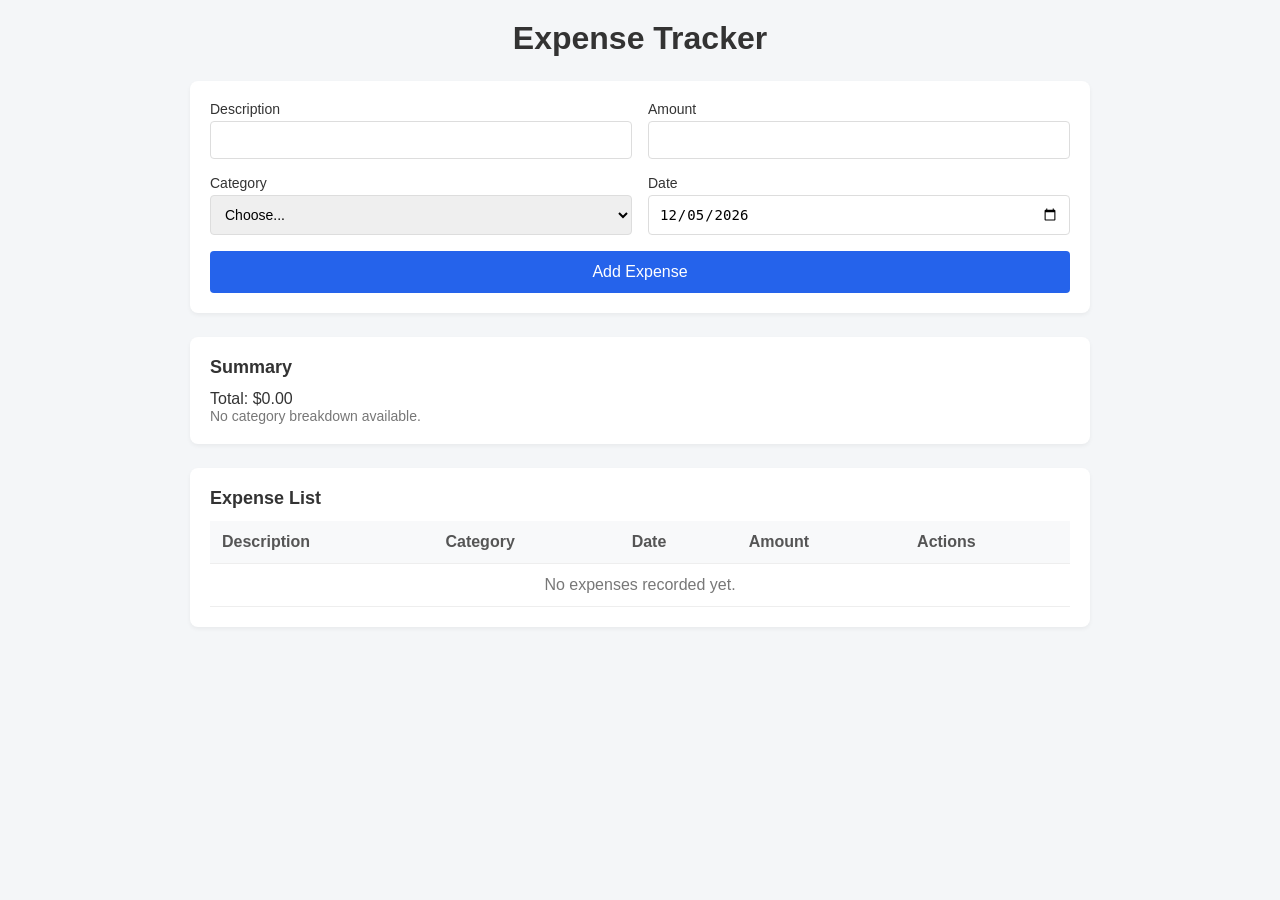
<file: generated_projects/Expense_Tracker/index.html>
<!DOCTYPE html>
<html lang="en">
<head>
  <meta charset="UTF-8">
  <meta name="viewport" content="width=device-width, initial-scale=1.0">
  <title>Expense Tracker</title>
  <link rel="stylesheet" href="style.css">
</head>
<body>
  <div class="container">
    <h1>Expense Tracker</h1>
    <form id="expense-form">
      <label for="description">Description
        <input type="text" id="description" required>
      </label>
      <label for="amount">Amount
        <input type="number" id="amount" min="0" step="0.01" required>
      </label>
      <label for="category">Category
        <select id="category" required>
          <option value="" disabled selected>Choose...</option>
          <option value="Food">Food</option>
          <option value="Transport">Transport</option>
          <option value="Utilities">Utilities</option>
          <option value="Entertainment">Entertainment</option>
          <option value="Other">Other</option>
        </select>
      </label>
      <label for="date">Date
        <input type="date" id="date" required>
      </label>
      <button type="submit">Add Expense</button>
    </form>
    <div id="summary" class="card">
      <h2>Summary</h2>
      <p>Total: <span id="total-amount">$0.00</span></p>
      <div id="category-breakdown"></div>
    </div>
    <div class="card">
      <h2>Expense List</h2>
      <div class="table-container">
        <table id="expense-table">
          <thead>
            <tr>
              <th>Description</th>
              <th>Category</th>
              <th>Date</th>
              <th>Amount</th>
              <th>Actions</th>
            </tr>
          </thead>
          <tbody id="expense-list"></tbody>
        </table>
      </div>
    </div>
  </div>
  <script src="script.js"></script>
</body>
</html>
</file>
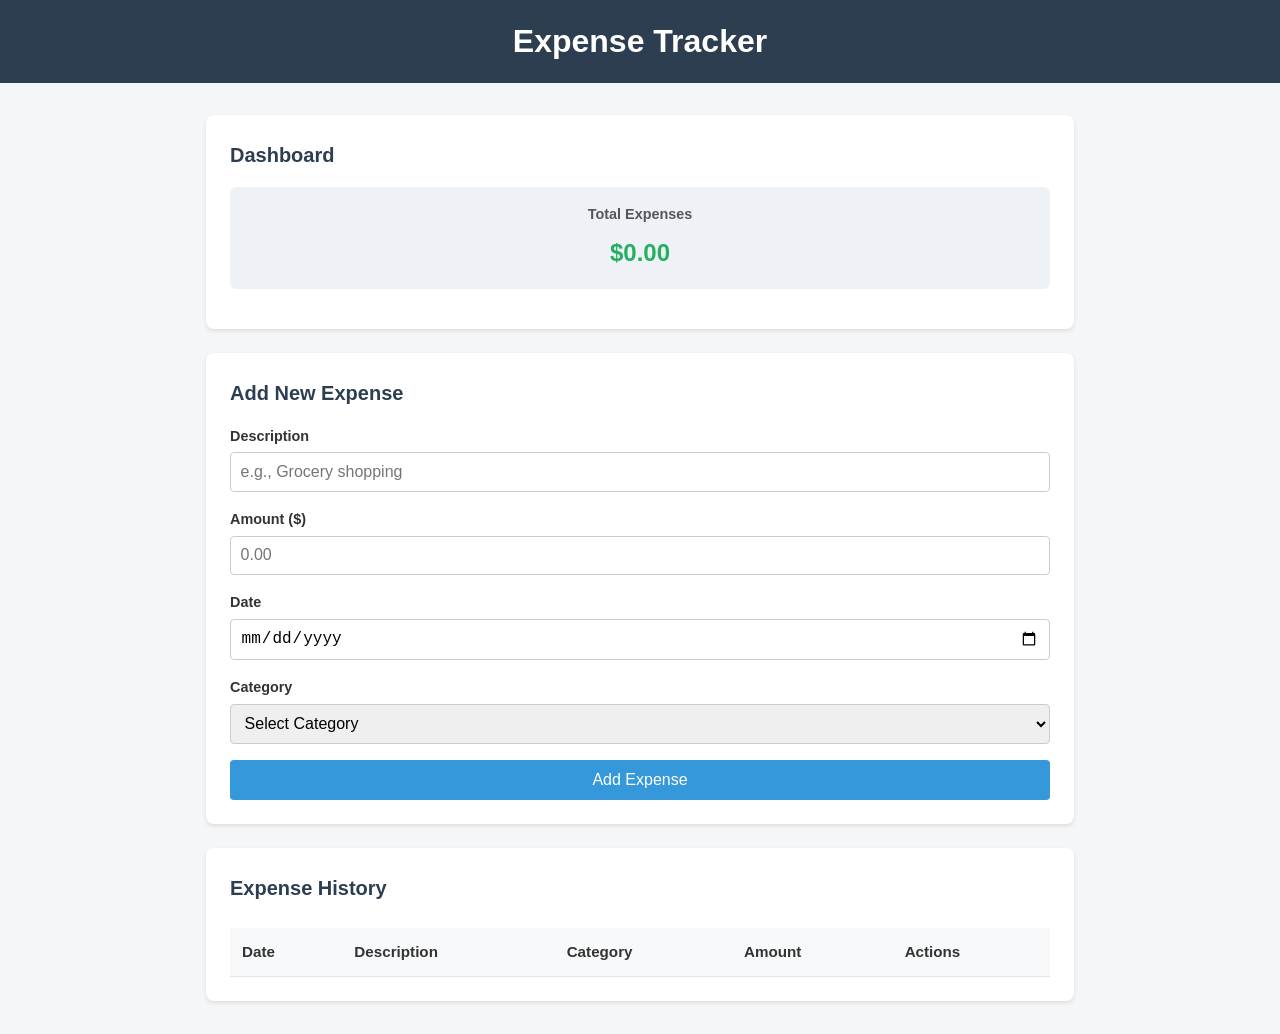
<file: generated_projects/Expense_Tracker_Web_Application/index.html>
<!DOCTYPE html>
<html lang="en">
<head>
    <meta charset="UTF-8">
    <meta name="viewport" content="width=device-width, initial-scale=1.0">
    <title>Expense Tracker</title>
    <link rel="stylesheet" href="style.css">
</head>
<body>
    <header>
        <h1>Expense Tracker</h1>
    </header>
    <main class="container">
        <section class="dashboard" id="dashboard">
            <h2>Dashboard</h2>
            <div class="summary-cards">
                <div class="card">
                    <h3>Total Expenses</h3>
                    <p id="total-amount">$0.00</p>
                </div>
            </div>
            <div id="category-breakdown" class="category-breakdown">
                <!-- Category breakdown will be dynamically rendered here -->
            </div>
        </section>

        <section class="form-section">
            <h2>Add New Expense</h2>
            <form id="expense-form">
                <div class="form-group">
                    <label for="description">Description</label>
                    <input type="text" id="description" required placeholder="e.g., Grocery shopping">
                </div>
                <div class="form-group">
                    <label for="amount">Amount ($)</label>
                    <input type="number" id="amount" step="0.01" min="0.01" required placeholder="0.00">
                </div>
                <div class="form-group">
                    <label for="date">Date</label>
                    <input type="date" id="date" required>
                </div>
                <div class="form-group">
                    <label for="category">Category</label>
                    <select id="category" required>
                        <option value="">Select Category</option>
                        <option value="Food">Food</option>
                        <option value="Transport">Transport</option>
                        <option value="Housing">Housing</option>
                        <option value="Entertainment">Entertainment</option>
                        <option value="Utilities">Utilities</option>
                        <option value="Others">Others</option>
                    </select>
                </div>
                <button type="submit" id="submit-btn" class="btn-primary">Add Expense</button>
            </form>
        </section>

        <section class="list-section">
            <h2>Expense History</h2>
            <div class="table-responsive">
                <table id="expense-table">
                    <thead>
                        <tr>
                            <th>Date</th>
                            <th>Description</th>
                            <th>Category</th>
                            <th>Amount</th>
                            <th>Actions</th>
                        </tr>
                    </thead>
                    <tbody id="expense-list">
                        <!-- Dynamic expense items will be rendered here -->
                    </tbody>
                </table>
            </div>
            <p id="no-expenses-msg" class="hidden">No expenses recorded yet.</p>
        </section>
    </main>
    <script src="script.js"></script>
</body>
</html>
</file>
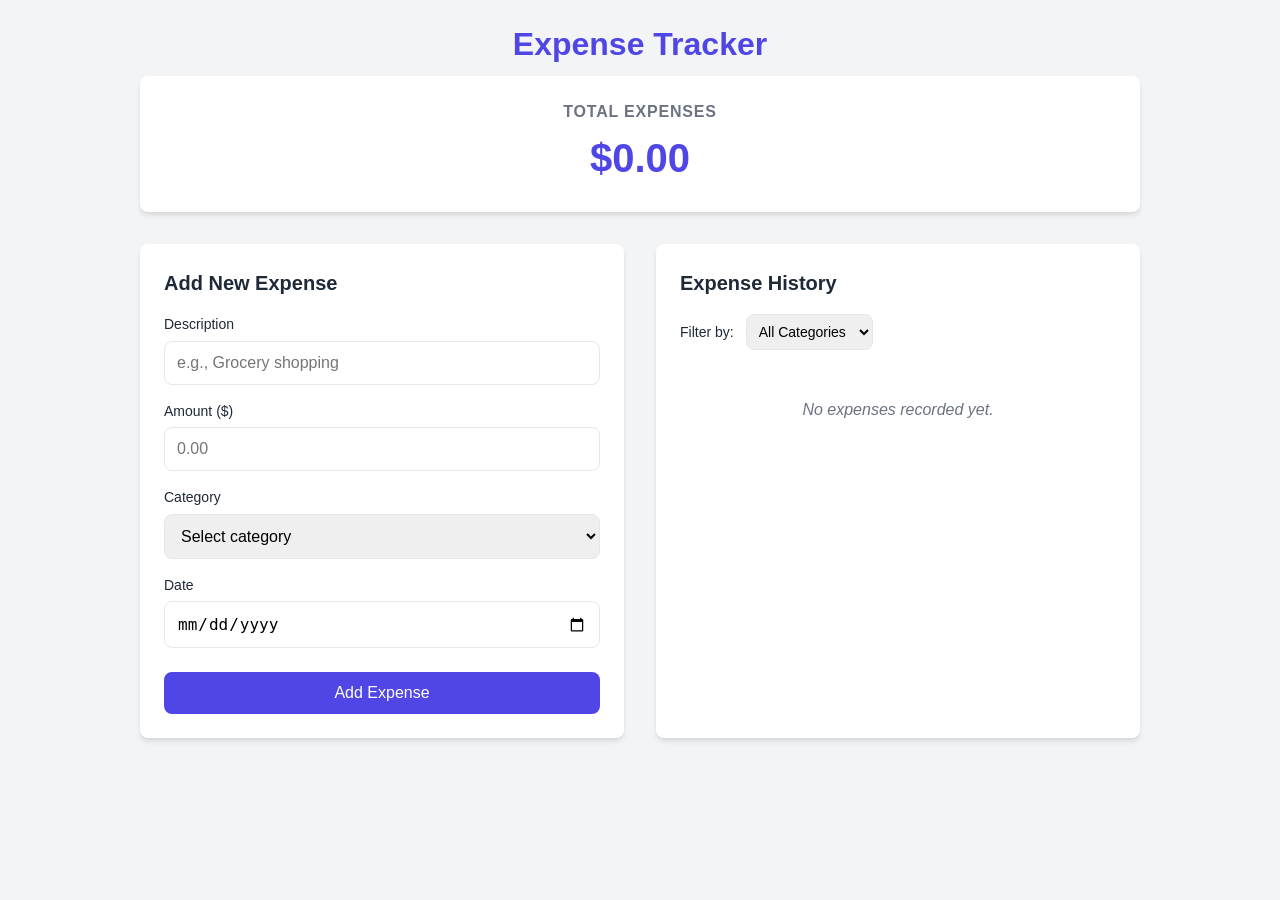
<file: generated_projects/Personal_Expense_Tracker/index.html>
<!DOCTYPE html>
<html lang="en">
<head>
    <meta charset="UTF-8">
    <meta name="viewport" content="width=device-width, initial-scale=1.0">
    <title>Personal Expense Tracker</title>
    <link rel="stylesheet" href="style.css">
</head>
<body>
    <div class="container">
        <header>
            <h1>Expense Tracker</h1>
            <div class="total-balance">
                <h2>Total Expenses</h2>
                <p id="total-amount">$0.00</p>
            </div>
        </header>

        <main>
            <section class="form-section">
                <h2 id="form-title">Add New Expense</h2>
                <form id="expense-form">
                    <input type="hidden" id="expense-id">
                    <div class="form-group">
                        <label for="description">Description</label>
                        <input type="text" id="description" placeholder="e.g., Grocery shopping" required>
                    </div>
                    <div class="form-group">
                        <label for="amount">Amount ($)</label>
                        <input type="number" id="amount" step="0.01" placeholder="0.00" required>
                    </div>
                    <div class="form-group">
                        <label for="category">Category</label>
                        <select id="category" required>
                            <option value="">Select category</option>
                            <option value="Food">Food & Dining</option>
                            <option value="Bills">Bills & Utilities</option>
                            <option value="Entertainment">Entertainment</option>
                            <option value="Shopping">Shopping</option>
                            <option value="Transport">Transport</option>
                            <option value="Other">Other</option>
                        </select>
                    </div>
                    <div class="form-group">
                        <label for="date">Date</label>
                        <input type="date" id="date" required>
                    </div>
                    <div class="form-actions">
                        <button type="submit" id="submit-btn" class="btn btn-primary">Add Expense</button>
                        <button type="button" id="cancel-btn" class="btn btn-secondary" style="display: none;">Cancel</button>
                    </div>
                </form>
            </section>

            <section class="list-section">
                <h2>Expense History</h2>
                <div class="filter-container">
                    <label for="filter-category">Filter by:</label>
                    <select id="filter-category">
                        <option value="All">All Categories</option>
                        <option value="Food">Food & Dining</option>
                        <option value="Bills">Bills & Utilities</option>
                        <option value="Entertainment">Entertainment</option>
                        <option value="Shopping">Shopping</option>
                        <option value="Transport">Transport</option>
                        <option value="Other">Other</option>
                    </select>
                </div>
                <div class="expense-list-container">
                    <ul id="expense-list">
                        <!-- Expenses will be dynamically populated here -->
                    </ul>
                    <p id="empty-state" class="empty-state">No expenses recorded yet.</p>
                </div>
            </section>
        </main>
    </div>
    <script src="script.js"></script>
</body>
</html>
</file>
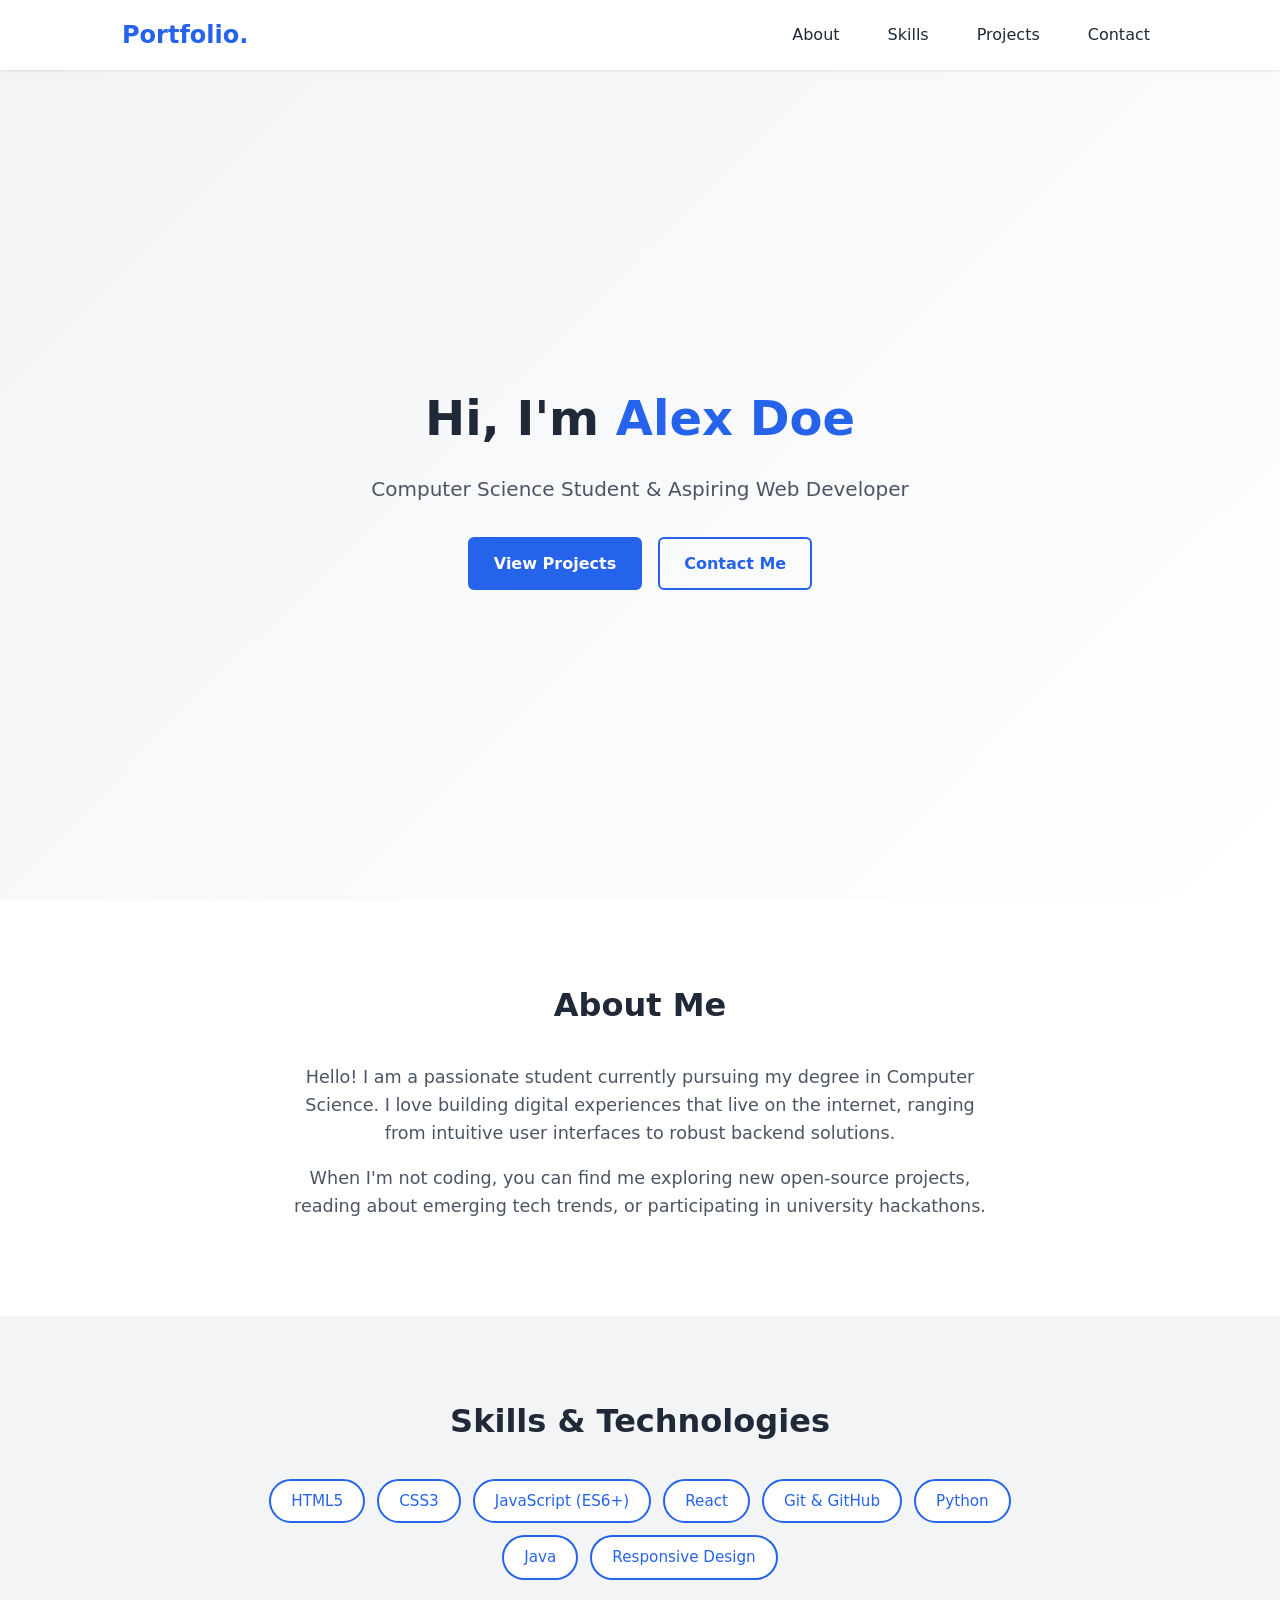
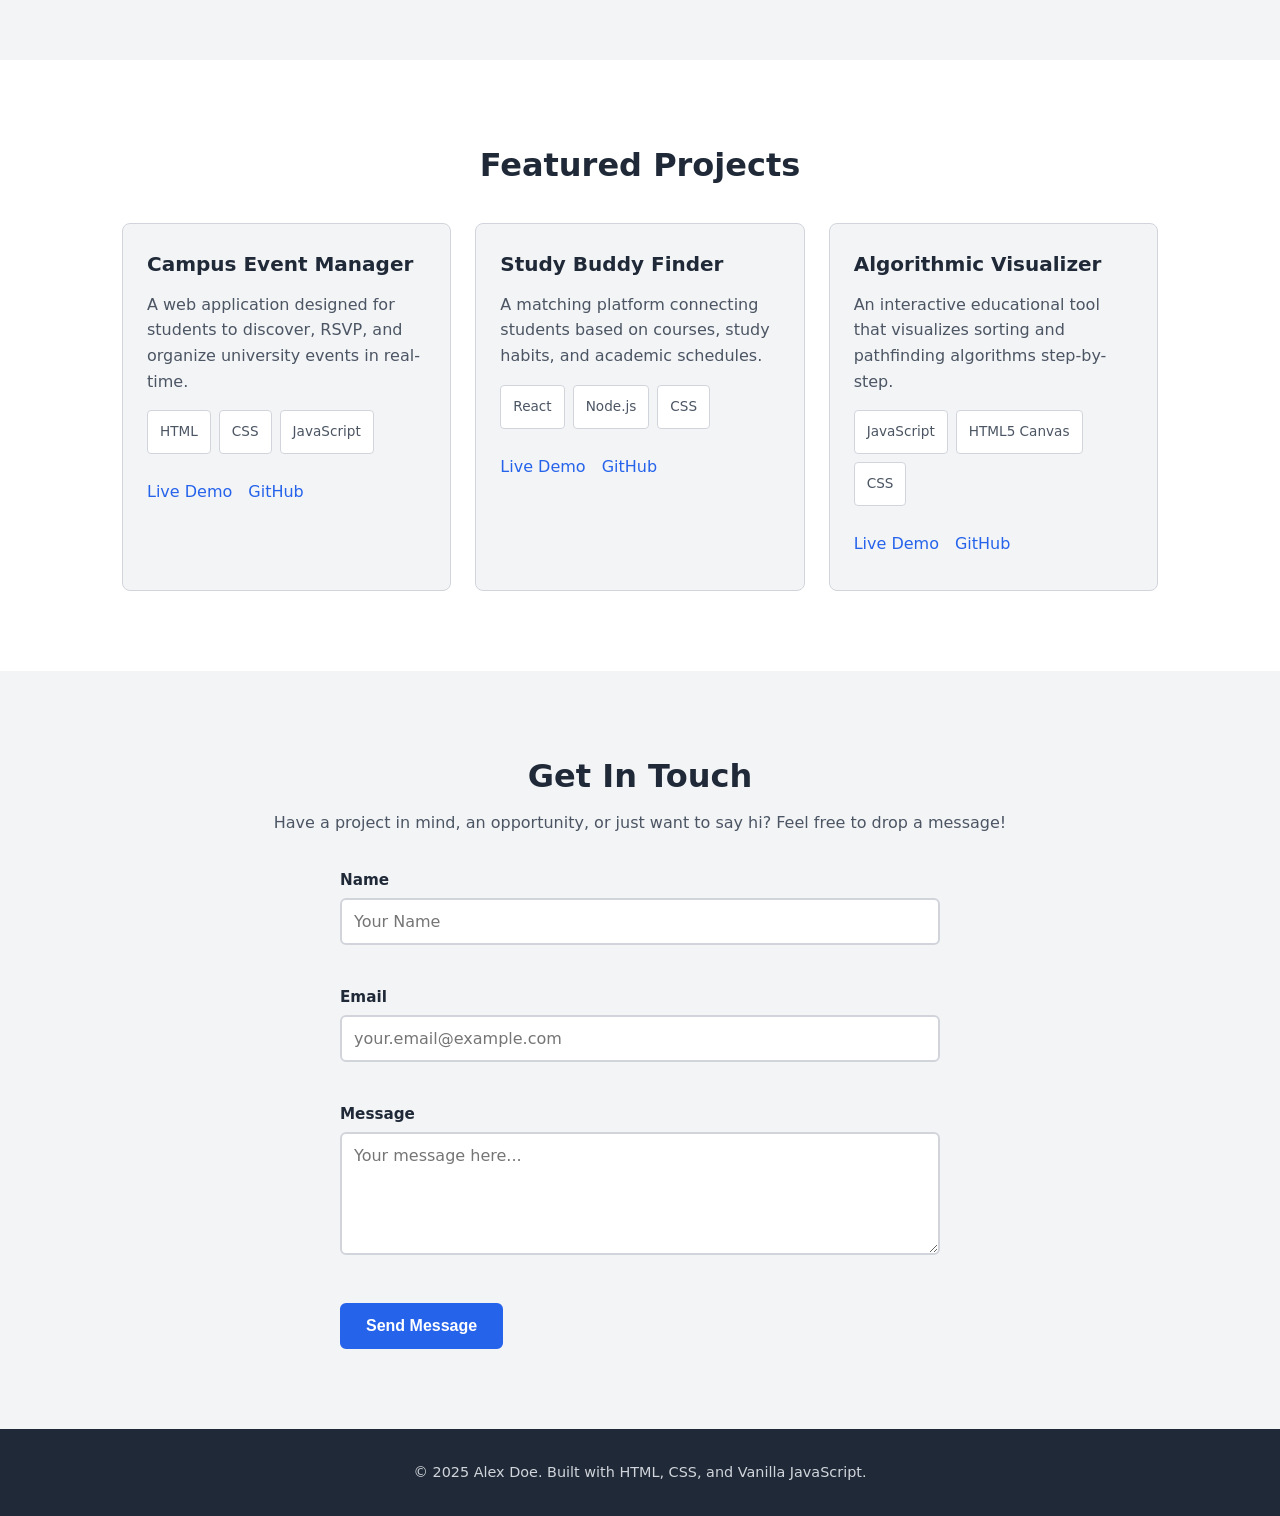
<file: generated_projects/student-portfolio-website/index.html>
<!DOCTYPE html>
<html lang="en">
<head>
    <meta charset="UTF-8">
    <meta name="viewport" content="width=device-width, initial-scale=1.0">
    <title>Student Portfolio</title>
    <link rel="stylesheet" href="styles.css">
</head>
<body>
    <!-- Header & Navigation Bar -->
    <header>
        <nav class="nav-bar">
            <div class="nav-brand">
                <a href="#hero">Portfolio.</a>
            </div>
            <ul class="nav-links">
                <li><a href="#about">About</a></li>
                <li><a href="#skills">Skills</a></li>
                <li><a href="#projects">Projects</a></li>
                <li><a href="#contact">Contact</a></li>
            </ul>
            <button class="hamburger" aria-label="Toggle navigation menu" aria-expanded="false">
                <span class="bar"></span>
                <span class="bar"></span>
                <span class="bar"></span>
            </button>
        </nav>
    </header>

    <!-- Main Content Area -->
    <main>
        <!-- Hero Section -->
        <section id="hero" class="hero-section">
            <div class="hero-content">
                <h1>Hi, I'm <span class="highlight">Alex Doe</span></h1>
                <p class="hero-subhead">Computer Science Student & Aspiring Web Developer</p>
                <div class="hero-cta">
                    <a href="#projects" class="btn btn-primary">View Projects</a>
                    <a href="#contact" class="btn btn-secondary">Contact Me</a>
                </div>
            </div>
        </section>

        <!-- About Section -->
        <section id="about" class="about-section">
            <div class="container">
                <h2>About Me</h2>
                <div class="about-content">
                    <div class="about-text">
                        <p>Hello! I am a passionate student currently pursuing my degree in Computer Science. I love building digital experiences that live on the internet, ranging from intuitive user interfaces to robust backend solutions.</p>
                        <p>When I'm not coding, you can find me exploring new open-source projects, reading about emerging tech trends, or participating in university hackathons.</p>
                    </div>
                </div>
            </div>
        </section>

        <!-- Skills Section -->
        <section id="skills" class="skills-section">
            <div class="container">
                <h2>Skills & Technologies</h2>
                <div class="skills-grid">
                    <span class="skill-chip">HTML5</span>
                    <span class="skill-chip">CSS3</span>
                    <span class="skill-chip">JavaScript (ES6+)</span>
                    <span class="skill-chip">React</span>
                    <span class="skill-chip">Git & GitHub</span>
                    <span class="skill-chip">Python</span>
                    <span class="skill-chip">Java</span>
                    <span class="skill-chip">Responsive Design</span>
                </div>
            </div>
        </section>

        <!-- Projects Section -->
        <section id="projects" class="projects-section">
            <div class="container">
                <h2>Featured Projects</h2>
                <div class="projects-grid">
                    <!-- Project Card 1 -->
                    <div class="project-card">
                        <h3>Campus Event Manager</h3>
                        <p>A web application designed for students to discover, RSVP, and organize university events in real-time.</p>
                        <div class="project-tags">
                            <span>HTML</span>
                            <span>CSS</span>
                            <span>JavaScript</span>
                        </div>
                        <div class="project-links">
                            <a href="javascript:void(0)" onclick="alert('Live demo link not available yet.')">Live Demo</a>
                            <a href="javascript:void(0)" onclick="alert('GitHub link not available yet.')">GitHub</a>
                        </div>
                    </div>
                    <!-- Project Card 2 -->
                    <div class="project-card">
                        <h3>Study Buddy Finder</h3>
                        <p>A matching platform connecting students based on courses, study habits, and academic schedules.</p>
                        <div class="project-tags">
                            <span>React</span>
                            <span>Node.js</span>
                            <span>CSS</span>
                        </div>
                        <div class="project-links">
                            <a href="javascript:void(0)" onclick="alert('Live demo link not available yet.')">Live Demo</a>
                            <a href="javascript:void(0)" onclick="alert('GitHub link not available yet.')">GitHub</a>
                        </div>
                    </div>
                    <!-- Project Card 3 -->
                    <div class="project-card">
                        <h3>Algorithmic Visualizer</h3>
                        <p>An interactive educational tool that visualizes sorting and pathfinding algorithms step-by-step.</p>
                        <div class="project-tags">
                            <span>JavaScript</span>
                            <span>HTML5 Canvas</span>
                            <span>CSS</span>
                        </div>
                        <div class="project-links">
                            <a href="javascript:void(0)" onclick="alert('Live demo link not available yet.')">Live Demo</a>
                            <a href="javascript:void(0)" onclick="alert('GitHub link not available yet.')">GitHub</a>
                        </div>
                    </div>
                </div>
            </div>
        </section>

        <!-- Contact Section -->
        <section id="contact" class="contact-section">
            <div class="container">
                <h2>Get In Touch</h2>
                <p class="contact-intro">Have a project in mind, an opportunity, or just want to say hi? Feel free to drop a message!</p>
                <form id="contact-form" class="contact-form">
                    <div class="form-group">
                        <label for="name">Name</label>
                        <input type="text" id="name" name="name" required placeholder="Your Name">
                        <span class="error-message" id="name-error"></span>
                    </div>
                    <div class="form-group">
                        <label for="email">Email</label>
                        <input type="email" id="email" name="email" required placeholder="your.email@example.com">
                        <span class="error-message" id="email-error"></span>
                    </div>
                    <div class="form-group">
                        <label for="message">Message</label>
                        <textarea id="message" name="message" rows="5" required placeholder="Your message here..."></textarea>
                        <span class="error-message" id="message-error"></span>
                    </div>
                    <button type="submit" class="btn btn-primary">Send Message</button>
                    <div id="form-success" class="form-success" style="display: none;">Thank you! Your message has been sent successfully.</div>
                </form>
            </div>
        </section>
    </main>

    <!-- Footer -->
    <footer>
        <div class="container">
            <p>&copy; 2025 Alex Doe. Built with HTML, CSS, and Vanilla JavaScript.</p>
        </div>
    </footer>

    <script src="script.js"></script>
</body>
</html>
</file>
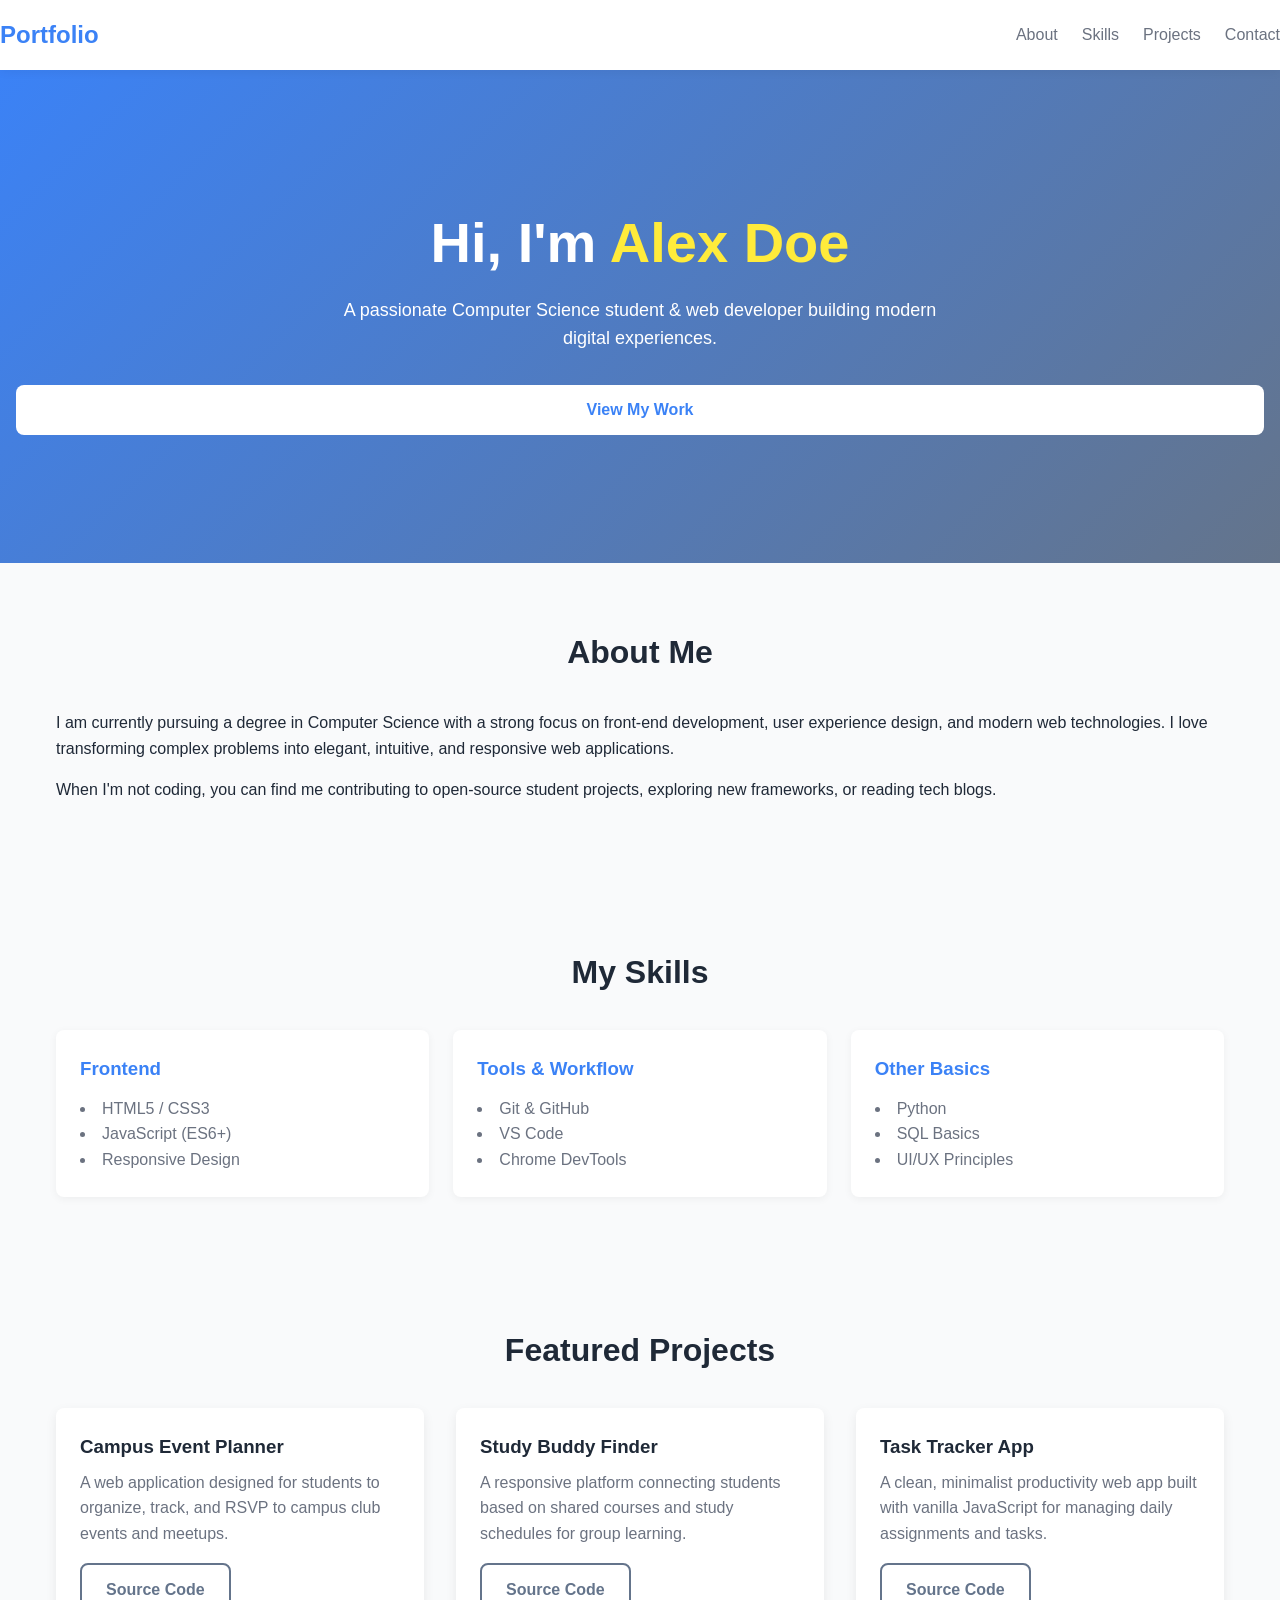
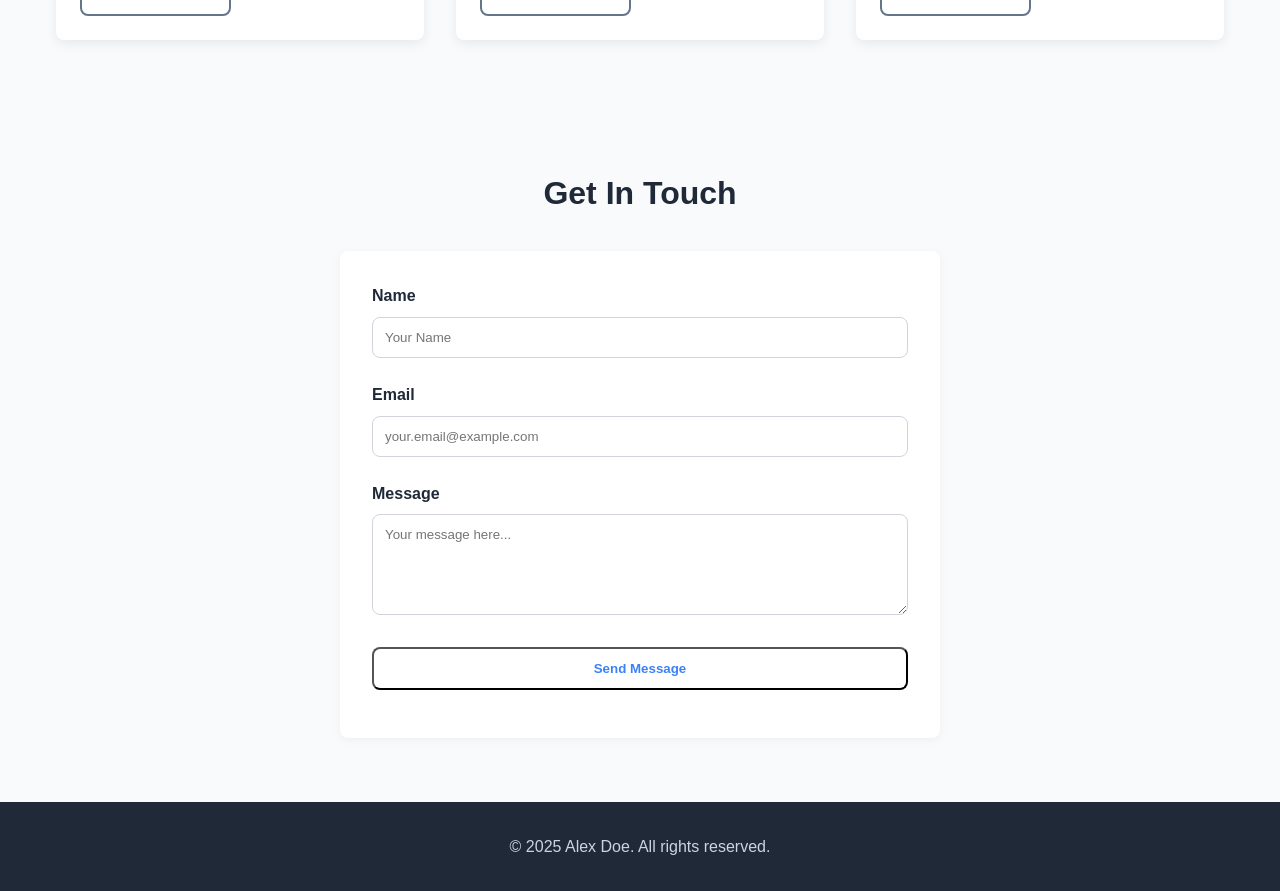
<file: generated_projects/Student_Portfolio_Website/index.html>
<!DOCTYPE html>
<html lang="en">
<head>
    <meta charset="UTF-8">
    <meta name="viewport" content="width=device-width, initial-scale=1.0">
    <title>Student Portfolio</title>
    <link rel="stylesheet" href="style.css">
</head>
<body>
    <!-- Navigation Bar -->
    <header>
        <nav id="navbar">
            <div class="nav-brand">
                <a href="#hero">Portfolio</a>
            </div>
            <div class="menu-toggle" id="mobile-menu">
                <span class="bar"></span>
                <span class="bar"></span>
                <span class="bar"></span>
            </div>
            <ul class="nav-links">
                <li><a href="#about">About</a></li>
                <li><a href="#skills">Skills</a></li>
                <li><a href="#projects">Projects</a></li>
                <li><a href="#contact">Contact</a></li>
            </ul>
        </nav>
    </header>

    <main>
        <!-- Hero Section -->
        <section id="hero" class="hero">
            <div class="hero-content">
                <h1>Hi, I'm <span class="highlight">Alex Doe</span></h1>
                <p>A passionate Computer Science student & web developer building modern digital experiences.</p>
                <a href="#projects" class="btn btn-primary">View My Work</a>
            </div>
        </section>

        <!-- About Section -->
        <section id="about" class="about">
            <div class="container">
                <h2 class="section-title">About Me</h2>
                <div class="about-content">
                    <div class="about-text">
                        <p>I am currently pursuing a degree in Computer Science with a strong focus on front-end development, user experience design, and modern web technologies. I love transforming complex problems into elegant, intuitive, and responsive web applications.</p>
                        <p>When I'm not coding, you can find me contributing to open-source student projects, exploring new frameworks, or reading tech blogs.</p>
                    </div>
                </div>
            </div>
        </section>

        <!-- Skills Section -->
        <section id="skills" class="skills">
            <div class="container">
                <h2 class="section-title">My Skills</h2>
                <div class="skills-grid">
                    <div class="skill-category">
                        <h3>Frontend</h3>
                        <ul>
                            <li>HTML5 / CSS3</li>
                            <li>JavaScript (ES6+)</li>
                            <li>Responsive Design</li>
                        </ul>
                    </div>
                    <div class="skill-category">
                        <h3>Tools & Workflow</h3>
                        <ul>
                            <li>Git & GitHub</li>
                            <li>VS Code</li>
                            <li>Chrome DevTools</li>
                        </ul>
                    </div>
                    <div class="skill-category">
                        <h3>Other Basics</h3>
                        <ul>
                            <li>Python</li>
                            <li>SQL Basics</li>
                            <li>UI/UX Principles</li>
                        </ul>
                    </div>
                </div>
            </div>
        </section>

        <!-- Projects Section -->
        <section id="projects" class="projects">
            <div class="container">
                <h2 class="section-title">Featured Projects</h2>
                <div class="project-grid">
                    <div class="project-card">
                        <div class="project-info">
                            <h3>Campus Event Planner</h3>
                            <p>A web application designed for students to organize, track, and RSVP to campus club events and meetups.</p>
                            <a href="#" class="btn btn-secondary">Source Code</a>
                        </div>
                    </div>
                    <div class="project-card">
                        <div class="project-info">
                            <h3>Study Buddy Finder</h3>
                            <p>A responsive platform connecting students based on shared courses and study schedules for group learning.</p>
                            <a href="#" class="btn btn-secondary">Source Code</a>
                        </div>
                    </div>
                    <div class="project-card">
                        <div class="project-info">
                            <h3>Task Tracker App</h3>
                            <p>A clean, minimalist productivity web app built with vanilla JavaScript for managing daily assignments and tasks.</p>
                            <a href="#" class="btn btn-secondary">Source Code</a>
                        </div>
                    </div>
                </div>
            </div>
        </section>

        <!-- Contact Section -->
        <section id="contact" class="contact">
            <div class="container">
                <h2 class="section-title">Get In Touch</h2>
                <form id="contact-form" novalidate>
                    <div class="form-group">
                        <label for="name">Name</label>
                        <input type="text" id="name" name="name" required placeholder="Your Name">
                        <small class="error-message"></small>
                    </div>
                    <div class="form-group">
                        <label for="email">Email</label>
                        <input type="email" id="email" name="email" required placeholder="your.email@example.com">
                        <small class="error-message"></small>
                    </div>
                    <div class="form-group">
                        <label for="message">Message</label>
                        <textarea id="message" name="message" rows="5" required placeholder="Your message here..."></textarea>
                        <small class="error-message"></small>
                    </div>
                    <button type="submit" class="btn btn-primary">Send Message</button>
                    <div id="form-feedback" class="form-feedback"></div>
                </form>
            </div>
        </section>
    </main>

    <!-- Footer -->
    <footer>
        <div class="container">
            <p>&copy; 2025 Alex Doe. All rights reserved.</p>
        </div>
    </footer>

    <script src="script.js"></script>
</body>
</html>
</file>
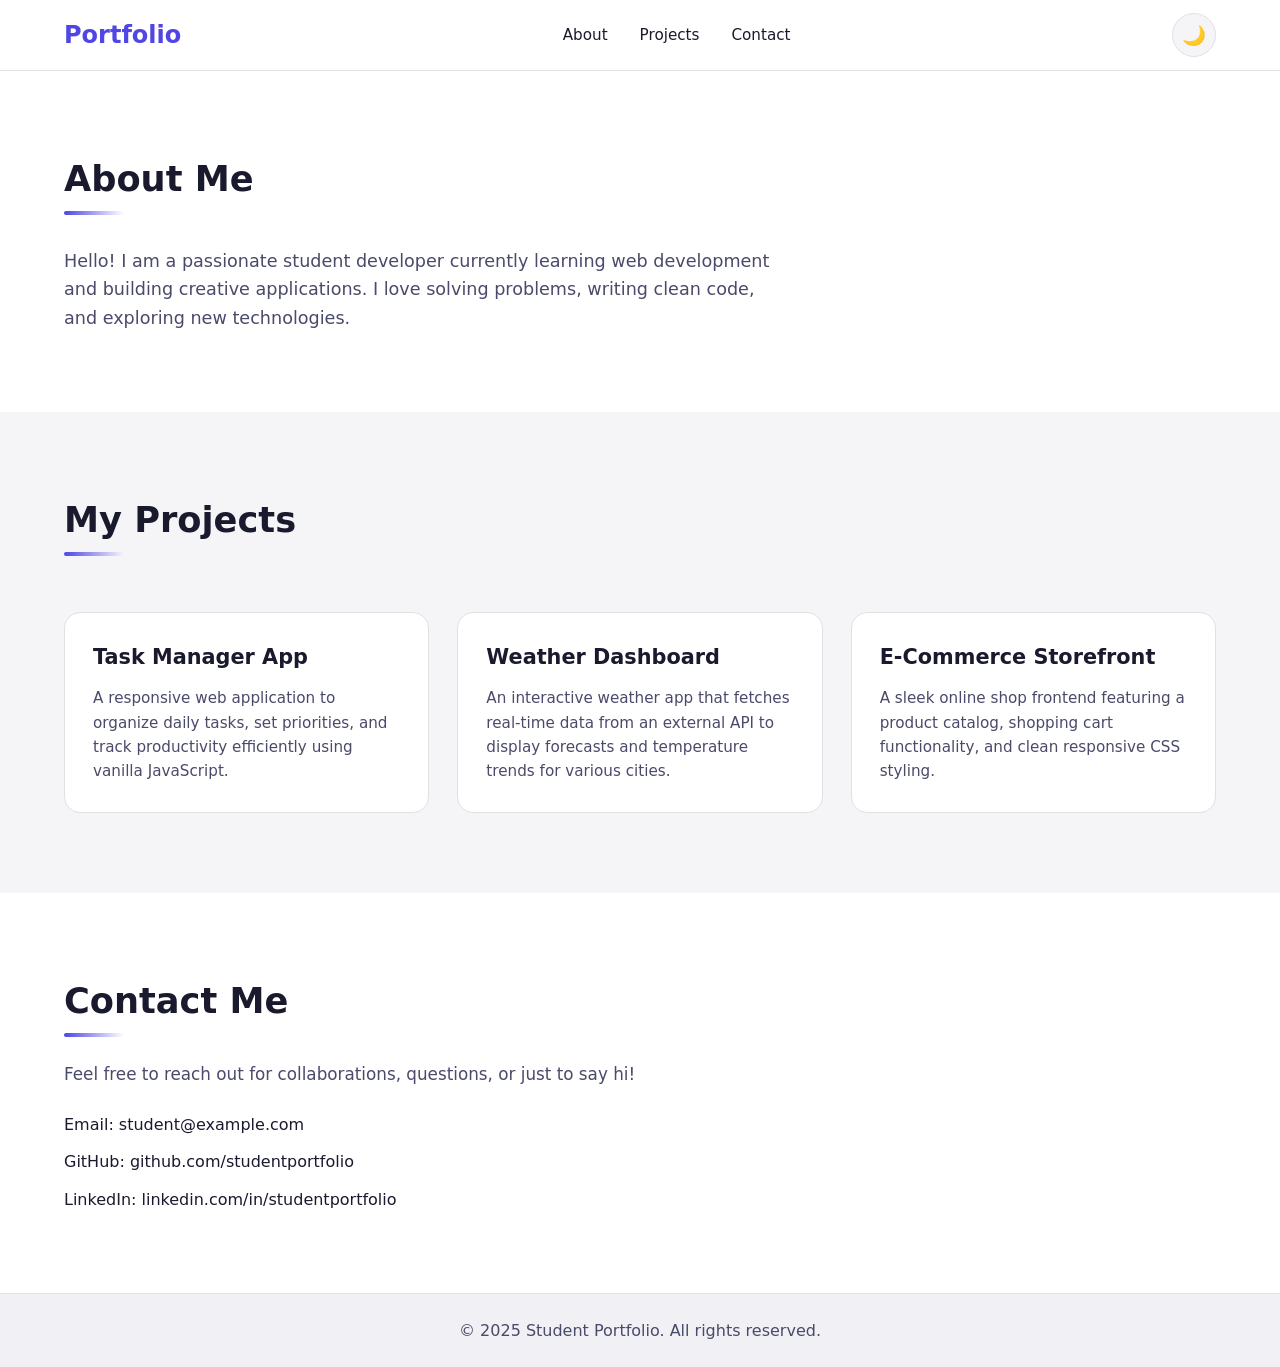
<file: generated_projects/Student_Portfolio_Website_2/index.html>
<!DOCTYPE html>
<html lang="en">
<head>
    <meta charset="UTF-8">
    <meta name="viewport" content="width=device-width, initial-scale=1.0">
    <title>Student Portfolio</title>
    <link rel="stylesheet" href="style.css">
</head>
<body>
    <header class="header">
        <div class="nav-container">
            <a href="#about" class="logo">Portfolio</a>
            <nav class="nav-links">
                <a href="#about">About</a>
                <a href="#projects">Projects</a>
                <a href="#contact">Contact</a>
            </nav>
            <button id="theme-toggle" class="theme-toggle" aria-label="Toggle dark/light theme">
                🌙
            </button>
        </div>
    </header>

    <main>
        <section id="about" class="section about-section">
            <div class="container">
                <h2>About Me</h2>
                <p class="bio">
                    Hello! I am a passionate student developer currently learning web development and building creative applications. I love solving problems, writing clean code, and exploring new technologies.
                </p>
            </div>
        </section>

        <section id="projects" class="section projects-section">
            <div class="container">
                <h2>My Projects</h2>
                <div class="project-grid">
                    <div class="project-card">
                        <h3>Task Manager App</h3>
                        <p>A responsive web application to organize daily tasks, set priorities, and track productivity efficiently using vanilla JavaScript.</p>
                    </div>
                    <div class="project-card">
                        <h3>Weather Dashboard</h3>
                        <p>An interactive weather app that fetches real-time data from an external API to display forecasts and temperature trends for various cities.</p>
                    </div>
                    <div class="project-card">
                        <h3>E-Commerce Storefront</h3>
                        <p>A sleek online shop frontend featuring a product catalog, shopping cart functionality, and clean responsive CSS styling.</p>
                    </div>
                </div>
            </div>
        </section>

        <section id="contact" class="section contact-section">
            <div class="container">
                <h2>Contact Me</h2>
                <p>Feel free to reach out for collaborations, questions, or just to say hi!</p>
                <ul class="contact-details">
                    <li>Email: student@example.com</li>
                    <li>GitHub: github.com/studentportfolio</li>
                    <li>LinkedIn: linkedin.com/in/studentportfolio</li>
                </ul>
            </div>
        </section>
    </main>

    <footer class="footer">
        <p>&copy; 2025 Student Portfolio. All rights reserved.</p>
    </footer>

    <script src="script.js"></script>
</body>
</html>
</file>
<file: generated_projects/Expense_Tracker/style.css>
* {
  box-sizing: border-box;
  margin: 0;
  padding: 0;
}

body {
  font-family: -apple-system, BlinkMacSystemFont, "Segoe UI", Roboto, sans-serif;
  background-color: #f4f6f8;
  color: #333;
  padding: 20px;
}

.container {
  max-width: 900px;
  margin: 0 auto;
}

h1 {
  text-align: center;
  margin-bottom: 24px;
}

form {
  background: white;
  padding: 20px;
  border-radius: 8px;
  box-shadow: 0 2px 4px rgba(0,0,0,0.05);
  display: grid;
  grid-template-columns: repeat(2, 1fr);
  gap: 16px;
  margin-bottom: 24px;
}

label {
  display: flex;
  flex-direction: column;
  gap: 4px;
  font-size: 14px;
}

input, select {
  padding: 10px;
  border: 1px solid #ddd;
  border-radius: 4px;
  font-size: 14px;
}

button {
  grid-column: span 2;
  padding: 12px;
  background-color: #2563eb;
  color: white;
  border: none;
  border-radius: 4px;
  font-size: 16px;
  cursor: pointer;
}

.card {
  background: white;
  padding: 20px;
  border-radius: 8px;
  box-shadow: 0 2px 4px rgba(0,0,0,0.05);
  margin-bottom: 24px;
}

h2 {
  margin-bottom: 12px;
  font-size: 18px;
}

table {
  width: 100%;
  border-collapse: collapse;
}

th, td {
  text-align: left;
  padding: 12px;
  border-bottom: 1px solid #eee;
}

th {
  background-color: #f8f9fa;
  color: #555;
}

.btn-edit {
  background: #ffc107;
  border: none;
  padding: 6px 10px;
  border-radius: 4px;
  cursor: pointer;
  font-size: 13px;
}

.btn-delete {
  background: #dc3545;
  color: white;
  border: none;
  padding: 6px 10px;
  border-radius: 4px;
  cursor: pointer;
  font-size: 13px;
}

.actions {
  display: flex;
  gap: 8px;
}

@media (max-width: 640px) {
  form {
    grid-template-columns: 1fr;
  }
  button {
    grid-column: span 1;
  }
  table {
    font-size: 14px;
  }
  .table-container {
    overflow-x: auto;
    -webkit-overflow-scrolling: touch;
  }
}
</file>
<file: generated_projects/Expense_Tracker_Web_Application/style.css>
/* Base Reset & Styling */
* {
    box-sizing: border-box;
    margin: 0;
    padding: 0;
}

body {
    font-family: Arial, sans-serif;
    background-color: #f4f6f8;
    color: #333;
    line-height: 1.6;
}

header {
    background-color: #2c3e50;
    color: #fff;
    padding: 1rem 2rem;
    text-align: center;
}

.container {
    max-width: 900px;
    margin: 2rem auto;
    padding: 0 1rem;
}

section {
    background: #fff;
    padding: 1.5rem;
    margin-bottom: 1.5rem;
    border-radius: 8px;
    box-shadow: 0 2px 4px rgba(0,0,0,0.1);
}

h2 {
    margin-bottom: 1rem;
    color: #2c3e50;
    font-size: 1.25rem;
}

/* Dashboard */
.summary-cards {
    display: flex;
    gap: 1rem;
    margin-bottom: 1rem;
}

.card {
    background: #eef2f7;
    padding: 1rem;
    border-radius: 6px;
    flex: 1;
    text-align: center;
}

.card h3 {
    font-size: 0.9rem;
    color: #555;
    margin-bottom: 0.5rem;
}

.card p {
    font-size: 1.5rem;
    font-weight: bold;
    color: #27ae60;
}

.category-breakdown {
    display: grid;
    grid-template-columns: repeat(auto-fit, minmax(120px, 1fr));
    gap: 0.5rem;
}

.category-card {
    background: #fafbfc;
    border: 1px solid #e1e4e8;
    padding: 0.5rem;
    border-radius: 4px;
    text-align: center;
    font-size: 0.85rem;
}

/* Form Styling */
.form-group {
    margin-bottom: 1rem;
}

label {
    display: block;
    margin-bottom: 0.3rem;
    font-weight: bold;
    font-size: 0.9rem;
}

input, select {
    width: 100%;
    padding: 0.6rem;
    border: 1px solid #ccc;
    border-radius: 4px;
    font-size: 1rem;
}

input:focus, select:focus {
    outline: none;
    border-color: #3498db;
}

.btn-primary {
    background-color: #3498db;
    color: white;
    padding: 0.7rem 1.5rem;
    border: none;
    border-radius: 4px;
    cursor: pointer;
    font-size: 1rem;
    width: 100%;
}

.btn-primary:hover {
    background-color: #2980b9;
}

/* Table Styling */
.table-responsive {
    overflow-x: auto;
}

table {
    width: 100%;
    border-collapse: collapse;
    margin-top: 0.5rem;
}

th, td {
    padding: 0.75rem;
    text-align: left;
    border-bottom: 1px solid #e1e4e8;
    font-size: 0.95rem;
}

th {
    background-color: #f8f9fa;
}

.hidden {
    display: none;
}

#no-expenses-msg {
    text-align: center;
    color: #777;
    padding: 1rem;
}
</file>
<file: generated_projects/Personal_Expense_Tracker/style.css>
:root {
    --primary-color: #4f46e5;
    --primary-hover: #4338ca;
    --danger-color: #ef4444;
    --danger-hover: #dc2626;
    --edit-color: #f59e0b;
    --edit-hover: #d97706;
    --bg-color: #f3f4f6;
    --card-bg: #ffffff;
    --text-color: #1f2937;
    --text-muted: #6b7280;
    --border-color: #e5e7eb;
    --radius: 8px;
    --shadow: 0 4px 6px -1px rgba(0, 0, 0, 0.1), 0 2px 4px -1px rgba(0, 0, 0, 0.06);
}

* {
    box-sizing: border-box;
    margin: 0;
    padding: 0;
}

body {
    font-family: -apple-system, BlinkMacSystemFont, "Segoe UI", Roboto, Helvetica, Arial, sans-serif;
    background-color: var(--bg-color);
    color: var(--text-color);
    line-height: 1.5;
    padding: 20px;
}

.container {
    max-width: 800px;
    margin: 0 auto;
}

header {
    text-align: center;
    margin-bottom: 2rem;
}

header h1 {
    color: var(--primary-color);
    margin-bottom: 0.5rem;
}

.total-balance {
    background: var(--card-bg);
    padding: 1.5rem;
    border-radius: var(--radius);
    box-shadow: var(--shadow);
}

.total-balance h2 {
    font-size: 1rem;
    color: var(--text-muted);
    text-transform: uppercase;
    letter-spacing: 0.05em;
}

#total-amount {
    font-size: 2.5rem;
    font-weight: 700;
    color: var(--primary-color);
    margin-top: 0.25rem;
}

main {
    display: grid;
    gap: 2rem;
}

section {
    background: var(--card-bg);
    padding: 1.5rem;
    border-radius: var(--radius);
    box-shadow: var(--shadow);
}

section h2 {
    font-size: 1.25rem;
    margin-bottom: 1rem;
    color: var(--text-color);
}

.form-group {
    margin-bottom: 1rem;
}

.form-group label {
    display: block;
    font-size: 0.875rem;
    font-weight: 500;
    margin-bottom: 0.35rem;
}

.form-group input,
.form-group select {
    width: 100%;
    padding: 0.75rem;
    border: 1px solid var(--border-color);
    border-radius: var(--radius);
    font-size: 1rem;
    outline: none;
    transition: border-color 0.2s;
}

.form-group input:focus,
.form-group select:focus {
    border-color: var(--primary-color);
}

.form-actions {
    display: flex;
    gap: 1rem;
    margin-top: 1.5rem;
}

.btn {
    padding: 0.75rem 1.5rem;
    border: none;
    border-radius: var(--radius);
    font-size: 1rem;
    font-weight: 500;
    cursor: pointer;
    transition: background-color 0.2s;
    flex: 1;
}

.btn-primary {
    background-color: var(--primary-color);
    color: white;
}

.btn-primary:hover {
    background-color: var(--primary-hover);
}

.btn-secondary {
    background-color: var(--border-color);
    color: var(--text-color);
}

.btn-secondary:hover {
    background-color: #d1d5db;
}

.filter-container {
    display: flex;
    align-items: center;
    gap: 0.75rem;
    margin-bottom: 1rem;
}

.filter-container label {
    font-size: 0.875rem;
    font-weight: 500;
}

.filter-container select {
    padding: 0.5rem;
    border: 1px solid var(--border-color);
    border-radius: var(--radius);
    font-size: 0.875rem;
    outline: none;
}

.expense-list-container {
    max-height: 400px;
    overflow-y: auto;
}

#expense-list {
    list-style: none;
}

.expense-item {
    display: flex;
    justify-content: space-between;
    align-items: center;
    padding: 1rem;
    border-bottom: 1px solid var(--border-color);
    transition: background-color 0.15s;
}

.expense-item:last-child {
    border-bottom: none;
}

.expense-item:hover {
    background-color: #f9fafb;
}

.expense-info h3 {
    font-size: 1rem;
    font-weight: 600;
    margin-bottom: 0.15rem;
}

.expense-meta {
    font-size: 0.8125rem;
    color: var(--text-muted);
}

.expense-badge {
    display: inline-block;
    padding: 0.15rem 0.5rem;
    background-color: var(--bg-color);
    border-radius: 4px;
    font-size: 0.75rem;
    font-weight: 500;
    margin-right: 0.5rem;
}

.expense-right {
    display: flex;
    align-items: center;
    gap: 1rem;
}

.expense-amount {
    font-weight: 600;
    font-size: 1.1rem;
}

.expense-actions {
    display: flex;
    gap: 0.5rem;
}

.btn-icon {
    background: none;
    border: none;
    cursor: pointer;
    font-size: 0.875rem;
    padding: 0.25rem 0.5rem;
    border-radius: 4px;
    color: var(--text-muted);
    transition: color 0.2s, background-color 0.2s;
}

.btn-icon.edit:hover {
    color: var(--edit-color);
    background-color: #fef3c7;
}

.btn-icon.delete:hover {
    color: var(--danger-color);
    background-color: #fee2e2;
}

.empty-state {
    text-align: center;
    color: var(--text-muted);
    padding: 2rem;
    font-style: italic;
}

@media (min-width: 640px) {
    main {
        grid-template-columns: 1fr 1fr;
    }
    
    .container {
        max-width: 1000px;
    }
}
</file>
<file: generated_projects/student-portfolio-website/styles.css>
/* Base CSS Variables & Reset */
:root {
    --primary-color: #2563eb;
    --primary-hover: #1d4ed8;
    --text-color: #1f2937;
    --text-light: #4b5563;
    --bg-color: #ffffff;
    --bg-alt: #f3f4f6;
    --border-color: #d1d5db;
    --success-color: #10b981;
    --error-color: #ef4444;
    --max-width: 1100px;
    --nav-height: 70px;
}

* {
    box-sizing: border-box;
    margin: 0;
    padding: 0;
}

html {
    scroll-behavior: smooth;
    scroll-padding-top: var(--nav-height);
}

body {
    font-family: system-ui, -apple-system, BlinkMacSystemFont, 'Segoe UI', Roboto, Oxygen, Ubuntu, Cantarell, sans-serif;
    color: var(--text-color);
    background-color: var(--bg-color);
    line-height: 1.6;
    overflow-x: hidden;
}

/* Focus visible for accessibility */
:focus-visible {
    outline: 2px solid var(--primary-color);
    outline-offset: 2px;
}

/* Container */
.container {
    max-width: var(--max-width);
    margin: 0 auto;
    padding: 0 2rem;
}

/* Navigation */
header {
    position: fixed;
    top: 0;
    left: 0;
    width: 100%;
    height: var(--nav-height);
    background: var(--bg-color);
    box-shadow: 0 1px 3px rgba(0,0,0,0.1);
    z-index: 1000;
}

.nav-bar {
    display: flex;
    justify-content: space-between;
    align-items: center;
    max-width: var(--max-width);
    height: 100%;
    margin: 0 auto;
    padding: 0 2rem;
}

.nav-brand a {
    font-size: 1.5rem;
    font-weight: bold;
    color: var(--primary-color);
    text-decoration: none;
}

.nav-links {
    display: flex;
    list-style: none;
    gap: 2rem;
}

.nav-links a {
    text-decoration: none;
    color: var(--text-color);
    font-weight: 500;
    transition: color 0.2s;
    padding: 0.5rem;
    min-height: 44px;
    display: inline-flex;
    align-items: center;
}

.nav-links a:hover {
    color: var(--primary-color);
}

.hamburger {
    display: none;
    background: none;
    border: none;
    cursor: pointer;
    padding: 0.5rem;
    min-width: 44px;
    min-height: 44px;
    align-items: center;
    justify-content: center;
}

.hamburger .bar {
    display: block;
    width: 25px;
    height: 3px;
    background-color: var(--text-color);
    margin: 5px 0;
    transition: 0.3s;
}

/* Hamburger Animation to 'X' */
.hamburger[aria-expanded="true"] .bar:nth-child(1) {
    transform: translateY(8px) rotate(45deg);
}

.hamburger[aria-expanded="true"] .bar:nth-child(2) {
    opacity: 0;
}

.hamburger[aria-expanded="true"] .bar:nth-child(3) {
    transform: translateY(-8px) rotate(-45deg);
}

/* Main */
main {
    margin-top: var(--nav-height);
}

section {
    padding: 5rem 0;
}

/* Hero Section */
.hero-section {
    min-height: calc(100vh - var(--nav-height));
    display: flex;
    align-items: center;
    justify-content: center;
    background: linear-gradient(135deg, var(--bg-alt) 0%, var(--bg-color) 100%);
    text-align: center;
}

.hero-content h1 {
    font-size: 3rem;
    margin-bottom: 1rem;
    color: var(--text-color);
}

.hero-content .highlight {
    color: var(--primary-color);
}

.hero-subhead {
    font-size: 1.25rem;
    color: var(--text-light);
    margin-bottom: 2rem;
}

.hero-cta {
    display: flex;
    gap: 1rem;
    justify-content: center;
    flex-wrap: wrap;
}

/* Buttons */
.btn {
    display: inline-block;
    padding: 0.75rem 1.5rem;
    border-radius: 6px;
    text-decoration: none;
    font-weight: 600;
    font-size: 1rem;
    transition: all 0.2s;
    cursor: pointer;
    border: 2px solid transparent;
    min-height: 44px;
    min-width: 44px;
    text-align: center;
}

.btn-primary {
    background-color: var(--primary-color);
    color: #fff;
    border-color: var(--primary-color);
}

.btn-primary:hover {
    background-color: var(--primary-hover);
    border-color: var(--primary-hover);
}

.btn-secondary {
    background-color: transparent;
    color: var(--primary-color);
    border-color: var(--primary-color);
}

.btn-secondary:hover {
    background-color: var(--primary-color);
    color: #fff;
}

/* About Section */
.about-section {
    background-color: var(--bg-color);
}

.about-section h2 {
    text-align: center;
    margin-bottom: 2rem;
    font-size: 2rem;
}

.about-content {
    max-width: 700px;
    margin: 0 auto;
    text-align: center;
}

.about-text p {
    margin-bottom: 1rem;
    color: var(--text-light);
    font-size: 1.1rem;
}

/* Skills Section */
.skills-section {
    background-color: var(--bg-alt);
}

.skills-section h2 {
    text-align: center;
    margin-bottom: 2rem;
    font-size: 2rem;
}

.skills-grid {
    display: flex;
    flex-wrap: wrap;
    gap: 0.75rem;
    justify-content: center;
    max-width: 800px;
    margin: 0 auto;
}

.skill-chip {
    display: inline-flex;
    align-items: center;
    padding: 0.5rem 1.25rem;
    background-color: var(--bg-color);
    border: 2px solid var(--primary-color);
    color: var(--primary-color);
    border-radius: 50px;
    font-size: 0.95rem;
    font-weight: 500;
    transition: all 0.2s;
    min-height: 44px;
}

.skill-chip:hover {
    background-color: var(--primary-color);
    color: #fff;
}

/* Projects Section */
.projects-section {
    background-color: var(--bg-color);
}

.projects-section h2 {
    text-align: center;
    margin-bottom: 2rem;
    font-size: 2rem;
}

.projects-grid {
    display: grid;
    grid-template-columns: repeat(auto-fit, minmax(300px, 1fr));
    gap: 1.5rem;
}

.project-card {
    background-color: var(--bg-alt);
    border: 1px solid var(--border-color);
    border-radius: 8px;
    padding: 1.5rem;
    transition: box-shadow 0.2s, transform 0.2s;
}

.project-card:hover {
    box-shadow: 0 4px 12px rgba(0,0,0,0.1);
    transform: translateY(-2px);
}

.project-card h3 {
    margin-bottom: 0.75rem;
    font-size: 1.25rem;
}

.project-card > p {
    color: var(--text-light);
    margin-bottom: 1rem;
}

.project-tags {
    display: flex;
    flex-wrap: wrap;
    gap: 0.5rem;
    margin-bottom: 1rem;
}

.project-tags span {
    display: inline-flex;
    align-items: center;
    padding: 0.5rem 0.75rem;
    background-color: var(--bg-color);
    border: 1px solid var(--border-color);
    border-radius: 4px;
    font-size: 0.85rem;
    color: var(--text-light);
    min-height: 44px;
}

.project-links {
    display: flex;
    gap: 1rem;
}

.project-links a {
    color: var(--primary-color);
    text-decoration: none;
    font-weight: 500;
    min-height: 44px;
    display: inline-flex;
    align-items: center;
    transition: color 0.2s;
}

.project-links a:hover {
    color: var(--primary-hover);
    text-decoration: underline;
}

/* Contact Section */
.contact-section {
    background-color: var(--bg-alt);
}

.contact-section h2 {
    text-align: center;
    margin-bottom: 0.5rem;
    font-size: 2rem;
}

.contact-intro {
    text-align: center;
    color: var(--text-light);
    margin-bottom: 2rem;
}

.contact-form {
    max-width: 600px;
    margin: 0 auto;
}

.form-group {
    margin-bottom: 1.25rem;
}

.form-group label {
    display: block;
    margin-bottom: 0.35rem;
    font-weight: 600;
    font-size: 0.95rem;
}

.form-group input,
.form-group textarea {
    width: 100%;
    padding: 0.75rem;
    border: 2px solid var(--border-color);
    border-radius: 6px;
    font-family: inherit;
    font-size: 1rem;
    color: var(--text-color);
    background-color: var(--bg-color);
    transition: border-color 0.2s;
    min-height: 44px;
}

.form-group input:focus,
.form-group textarea:focus {
    outline: none;
    border-color: var(--primary-color);
}

.form-group textarea {
    resize: vertical;
}

.error-message {
    display: block;
    color: var(--error-color);
    font-size: 0.85rem;
    margin-top: 0.25rem;
    min-height: 1.2em;
}

.form-success {
    margin-top: 1rem;
    padding: 0.75rem;
    background-color: #d1fae5;
    color: #065f46;
    border-radius: 6px;
    text-align: center;
    font-weight: 500;
}

/* Footer */
footer {
    background-color: var(--text-color);
    color: #fff;
    text-align: center;
    padding: 2rem 0;
}

footer p {
    font-size: 0.9rem;
    color: #d1d5db;
}

/* Responsive: Tablet (768px - 1024px) */
@media (max-width: 1024px) {
    .hero-content h1 {
        font-size: 2.5rem;
    }

    .projects-grid {
        grid-template-columns: repeat(2, 1fr);
    }
}

/* Responsive: Mobile (< 768px) */
@media (max-width: 768px) {
    .hamburger {
        display: flex;
    }

    .nav-links {
        display: none;
        position: absolute;
        top: var(--nav-height);
        left: 0;
        width: 100%;
        background-color: var(--bg-color);
        flex-direction: column;
        padding: 1rem 2rem;
        box-shadow: 0 4px 6px rgba(0,0,0,0.1);
        gap: 0;
    }

    .nav-links.active {
        display: flex;
    }

    .nav-links li {
        width: 100%;
    }

    .nav-links a {
        display: block;
        width: 100%;
        padding: 0.75rem 0;
        min-height: 44px;
    }

    .hero-content h1 {
        font-size: 2.0rem;
    }

    .hero-subhead {
        font-size: 1.1rem;
    }

    .hero-cta {
        flex-direction: column;
        align-items: center;
    }

    .projects-grid {
        grid-template-columns: 1fr;
    }

    section {
        padding: 3rem 0;
    }

    .container {
        padding: 0 1.25rem;
    }

    .btn {
        width: 100%;
        text-align: center;
    }

    .hero-cta .btn {
        width: 100%;
        max-width: 280px;
    }
}
</file>
<file: generated_projects/Student_Portfolio_Website/style.css>
:root {
  --primary-color: #3b82f6;
  --primary-hover: #2563eb;
  --secondary-color: #64748b;
  --secondary-hover: #475569;
  --background-color: #f9fafb;
  --text-color: #1f2937;
  --text-muted: #6b7280;
  --accent-bg: #ffffff;
  --error-color: #ef4444;
  --font-family: 'Inter', 'Segoe UI', Roboto, sans-serif;
  --border-radius: 8px;
  --container-max-width: 1200px;
  --header-height: 70px;
}

* {
  margin: 0;
  padding: 0;
  box-sizing: border-box;
}

html {
  scroll-behavior: smooth;
}

body {
  font-family: var(--font-family);
  line-height: 1.6;
  color: var(--text-color);
  background-color: var(--background-color);
}

.container {
  max-width: var(--container-max-width);
  margin: 0 auto;
  padding: 0 1rem;
}

/* Header / Navigation */
header {
  background: var(--accent-bg);
  box-shadow: 0 2px 10px rgba(0,0,0,0.05);
  position: sticky;
  top: 0;
  z-index: 1000;
  height: var(--header-height);
}

#navbar {
  display: flex;
  align-items: center;
  justify-content: space-between;
  height: 100%;
}

.nav-brand a {
  font-size: 1.5rem;
  font-weight: 700;
  color: var(--primary-color);
  text-decoration: none;
}

.menu-toggle {
  display: none;
  flex-direction: column;
  cursor: pointer;
}

.menu-toggle .bar {
  width: 25px;
  height: 3px;
  background: var(--text-color);
  margin: 4px 0;
  transition: 0.4s;
}

.nav-links {
  display: flex;
  list-style: none;
  gap: 1.5rem;
}

.nav-links li a {
  text-decoration: none;
  color: var(--text-muted);
  font-weight: 500;
  transition: color 0.3s;
}

.nav-links li a:hover,
.nav-links li a.active {
  color: var(--primary-color);
}

/* Hero Section */
.hero {
  background: linear-gradient(135deg, var(--primary-color), var(--secondary-color));
  color: #fff;
  padding: 6rem 1rem;
  text-align: center;
}

.hero-content h1 {
  font-size: 2.5rem;
  margin-bottom: 0.5rem;
}

.hero-content .highlight {
  color: #ffeb3b;
}

.hero-content p {
  font-size: 1.125rem;
  max-width: 600px;
  margin: 0 auto 2rem;
}

.btn {
  display: inline-block;
  padding: 0.75rem 1.5rem;
  border-radius: var(--border-radius);
  text-decoration: none;
  font-weight: 600;
  transition: background-color 0.3s, transform 0.2s;
}

.btn-primary {
  background-color: #fff;
  color: var(--primary-color);
}

.btn-primary:hover {
  background-color: var(--primary-hover);
  color: #fff;
  transform: translateY(-2px);
}

.btn-secondary {
  background-color: transparent;
  border: 2px solid currentColor;
  color: var(--secondary-color);
}

.btn-secondary:hover {
  background-color: var(--secondary-color);
  color: #fff;
}

/* General Section Spacing */
section {
  padding: 4rem 0;
}

.section-title {
  text-align: center;
  font-size: 2rem;
  margin-bottom: 2rem;
  color: var(--text-color);
}

/* About Section */
.about-content {
  display: flex;
  flex-wrap: wrap;
  gap: 2rem;
  align-items: center;
}

.about-text {
  flex: 1 1 300px;
}

.about-text p {
  margin-bottom: 1rem;
}

.about-image {
  flex: 1 1 250px;
  text-align: center;
}

.about-image img {
  max-width: 100%;
  border-radius: var(--border-radius);
}

/* Skills Section */
.skills-grid {
  display: grid;
  grid-template-columns: repeat(auto-fit, minmax(250px, 1fr));
  gap: 1.5rem;
}

.skill-category {
  background: var(--accent-bg);
  padding: 1.5rem;
  border-radius: var(--border-radius);
  box-shadow: 0 2px 8px rgba(0,0,0,0.05);
}

.skill-category h3 {
  margin-bottom: 0.75rem;
  color: var(--primary-color);
}

.skill-category ul {
  list-style: disc inside;
  color: var(--text-muted);
}

/* Projects Section */
.project-grid {
  display: grid;
  grid-template-columns: repeat(auto-fit, minmax(280px, 1fr));
  gap: 2rem;
}

.project-card {
  background: var(--accent-bg);
  border-radius: var(--border-radius);
  overflow: hidden;
  box-shadow: 0 4px 12px rgba(0,0,0,0.07);
  transition: transform 0.3s;
}

.project-card:hover {
  transform: translateY(-5px);
}

.project-info {
  padding: 1.5rem;
}

.project-info h3 {
  margin-bottom: 0.5rem;
}

.project-info p {
  color: var(--text-muted);
  margin-bottom: 1rem;
}

/* Contact Section */
form {
  max-width: 600px;
  margin: 0 auto;
  background: var(--accent-bg);
  padding: 2rem;
  border-radius: var(--border-radius);
  box-shadow: 0 2px 8px rgba(0,0,0,0.05);
}

.form-group {
  margin-bottom: 1.5rem;
}

.form-group label {
  display: block;
  margin-bottom: 0.5rem;
  font-weight: 600;
}

.form-group input,
.form-group textarea {
  width: 100%;
  padding: 0.75rem;
  border: 1px solid #d1d5db;
  border-radius: var(--border-radius);
  font-family: inherit;
  transition: border-color 0.3s;
}

.form-group input:focus,
.form-group textarea:focus {
  outline: none;
  border-color: var(--primary-color);
}

.form-group .error-message {
  color: var(--error-color);
  font-size: 0.875rem;
  display: none;
}

.form-group.invalid input,
.form-group.invalid textarea {
  border-color: var(--error-color);
}

.form-feedback {
  margin-top: 1rem;
  text-align: center;
  font-weight: 500;
  color: var(--primary-color);
}

.btn-primary {
  width: 100%;
}

/* Footer */
footer {
  background: var(--text-color);
  color: #cbd5e1;
  padding: 2rem 0;
  text-align: center;
}

/* Media Queries */
@media (min-width: 768px) {
  .menu-toggle { display: none; }
  .nav-links { display: flex; flex-direction: row; }
  .hero-content h1 { font-size: 3.5rem; }
}

@media (max-width: 768px) {
  .menu-toggle {
    display: flex;
  }
  .nav-links {
    position: absolute;
    top: var(--header-height);
    right: 0;
    background: var(--accent-bg);
    flex-direction: column;
    width: 100%;
    display: none;
    box-shadow: 0 4px 12px rgba(0,0,0,0.1);
  }
  .nav-links.active {
    display: flex;
  }
  .nav-links li {
    width: 100%;
    text-align: center;
  }
  .nav-links li a {
    padding: 1rem 0;
    display: block;
  }
  .about-content {
    flex-direction: column;
  }
}

@media (min-width: 1024px) {
  .hero { padding: 8rem 1rem; }
}
</file>
<file: generated_projects/Student_Portfolio_Website_2/style.css>
/* CSS Custom Properties for Light Theme */
:root {
  --bg-primary: #ffffff;
  --bg-secondary: #f5f5f7;
  --bg-card: #ffffff;
  --text-primary: #1a1a2e;
  --text-secondary: #4a4a6a;
  --accent: #4f46e5;
  --accent-hover: #4338ca;
  --border: #e0e0e5;
  --shadow: rgba(0, 0, 0, 0.1);
  --nav-bg: rgba(255, 255, 255, 0.85);
  --footer-bg: #f0f0f5;
}

/* Dark Theme Variables */
[data-theme="dark"] {
  --bg-primary: #0f0f1a;
  --bg-secondary: #1a1a2e;
  --bg-card: #1e1e32;
  --text-primary: #f0f0f8;
  --text-secondary: #b0b0c8;
  --accent: #818cf8;
  --accent-hover: #6366f1;
  --border: #2a2a40;
  --shadow: rgba(0, 0, 0, 0.4);
  --nav-bg: rgba(15, 15, 26, 0.85);
  --footer-bg: #151522;
}

/* Reset & Base */
*,
*::before,
*::after {
  margin: 0;
  padding: 0;
  box-sizing: border-box;
}

html {
  scroll-behavior: smooth;
}

body {
  font-family: "Segoe UI", system-ui, -apple-system, sans-serif;
  background-color: var(--bg-primary);
  color: var(--text-primary);
  line-height: 1.6;
  transition: background-color 0.3s ease, color 0.3s ease;
}

/* Header & Navigation */
.header {
  position: sticky;
  top: 0;
  z-index: 100;
  background-color: var(--nav-bg);
  backdrop-filter: blur(12px);
  -webkit-backdrop-filter: blur(12px);
  border-bottom: 1px solid var(--border);
  transition: background-color 0.3s ease, border-color 0.3s ease;
}

.nav-container {
  max-width: 1200px;
  margin: 0 auto;
  padding: 0 24px;
  height: 70px;
  display: flex;
  align-items: center;
  justify-content: space-between;
}

.logo {
  font-size: 1.5rem;
  font-weight: 700;
  color: var(--accent);
  text-decoration: none;
  transition: color 0.2s ease;
}

.logo:hover {
  color: var(--accent-hover);
}

.nav-links {
  display: flex;
  gap: 32px;
  list-style: none;
}

.nav-links a {
  text-decoration: none;
  color: var(--text-primary);
  font-weight: 500;
  font-size: 0.95rem;
  padding: 6px 0;
  position: relative;
  transition: color 0.2s ease;
}

.nav-links a::after {
  content: "";
  position: absolute;
  bottom: 0;
  left: 0;
  width: 0;
  height: 2px;
  background-color: var(--accent);
  transition: width 0.3s ease;
}

.nav-links a:hover {
  color: var(--accent);
}

.nav-links a:hover::after {
  width: 100%;
}

/* Theme Toggle Button */
.theme-toggle {
  background: var(--bg-secondary);
  border: 1px solid var(--border);
  border-radius: 50%;
  width: 44px;
  height: 44px;
  font-size: 1.2rem;
  cursor: pointer;
  display: flex;
  align-items: center;
  justify-content: center;
  transition: background-color 0.3s ease, transform 0.3s ease, border-color 0.3s ease;
}

.theme-toggle:hover {
  transform: rotate(20deg) scale(1.05);
  border-color: var(--accent);
}

.theme-toggle:active {
  transform: rotate(360deg) scale(0.95);
}

/* Main Content */
main {
  min-height: calc(100vh - 70px - 60px);
}

.section {
  padding: 80px 0;
}

.container {
  max-width: 1200px;
  margin: 0 auto;
  padding: 0 24px;
}

.section h2 {
  font-size: 2.2rem;
  font-weight: 700;
  margin-bottom: 16px;
  color: var(--text-primary);
  position: relative;
  display: inline-block;
}

.section h2::after {
  content: "";
  position: absolute;
  bottom: -8px;
  left: 0;
  width: 60px;
  height: 4px;
  background: linear-gradient(90deg, var(--accent), transparent);
  border-radius: 2px;
}

/* About Section */
.about-section {
  background-color: var(--bg-primary);
}

.about-section .bio {
  font-size: 1.1rem;
  color: var(--text-secondary);
  max-width: 720px;
  margin-top: 24px;
}

/* Projects Section */
.projects-section {
  background-color: var(--bg-secondary);
}

.project-grid {
  display: grid;
  grid-template-columns: repeat(auto-fit, minmax(320px, 1fr));
  gap: 28px;
  margin-top: 48px;
}

.project-card {
  background-color: var(--bg-card);
  border: 1px solid var(--border);
  border-radius: 16px;
  padding: 28px;
  transition: transform 0.3s ease, box-shadow 0.3s ease, border-color 0.3s ease;
  cursor: default;
  display: flex;
  flex-direction: column;
  gap: 12px;
}

.project-card:hover {
  transform: translateY(-6px);
  box-shadow: 0 12px 32px var(--shadow);
  border-color: var(--accent);
}

.project-card h3 {
  font-size: 1.3rem;
  font-weight: 600;
  color: var(--text-primary);
  transition: color 0.2s ease;
}

.project-card:hover h3 {
  color: var(--accent);
}

.project-card p {
  color: var(--text-secondary);
  font-size: 0.95rem;
  line-height: 1.6;
}

/* Contact Section */
.contact-section {
  background-color: var(--bg-primary);
}

.contact-section p {
  color: var(--text-secondary);
  font-size: 1.05rem;
  margin-top: 16px;
}

.contact-details {
  list-style: none;
  margin-top: 24px;
  display: flex;
  flex-direction: column;
  gap: 12px;
}

.contact-details li {
  color: var(--text-primary);
  font-size: 1rem;
}

.contact-details li strong {
  color: var(--accent);
  font-weight: 600;
}

/* Footer */
.footer {
  background-color: var(--footer-bg);
  color: var(--text-secondary);
  text-align: center;
  padding: 24px;
  border-top: 1px solid var(--border);
  transition: background-color 0.3s ease, border-color 0.3s ease;
}

/* Responsive Design */
@media (max-width: 768px) {
  .nav-container {
    padding: 0 16px;
    height: 60px;
  }

  .logo {
    font-size: 1.3rem;
  }

  .nav-links {
    gap: 20px;
  }

  .nav-links a {
    font-size: 0.85rem;
  }

  .theme-toggle {
    width: 40px;
    height: 40px;
    font-size: 1rem;
  }

  .section {
    padding: 60px 0;
  }

  .section h2 {
    font-size: 1.8rem;
  }

  .project-grid {
    grid-template-columns: 1fr;
    gap: 20px;
  }

  .project-card {
    padding: 22px;
  }
}

@media (max-width: 480px) {
  .nav-links {
    display: none;
  }

  .section h2 {
    font-size: 1.6rem;
  }

  .about-section .bio {
    font-size: 1rem;
  }
}

/* Focus styles for accessibility */
.nav-links a:focus-visible,
.theme-toggle:focus-visible,
.logo:focus-visible {
  outline: 2px solid var(--accent);
  outline-offset: 2px;
  border-radius: 4px;
}
</file>
